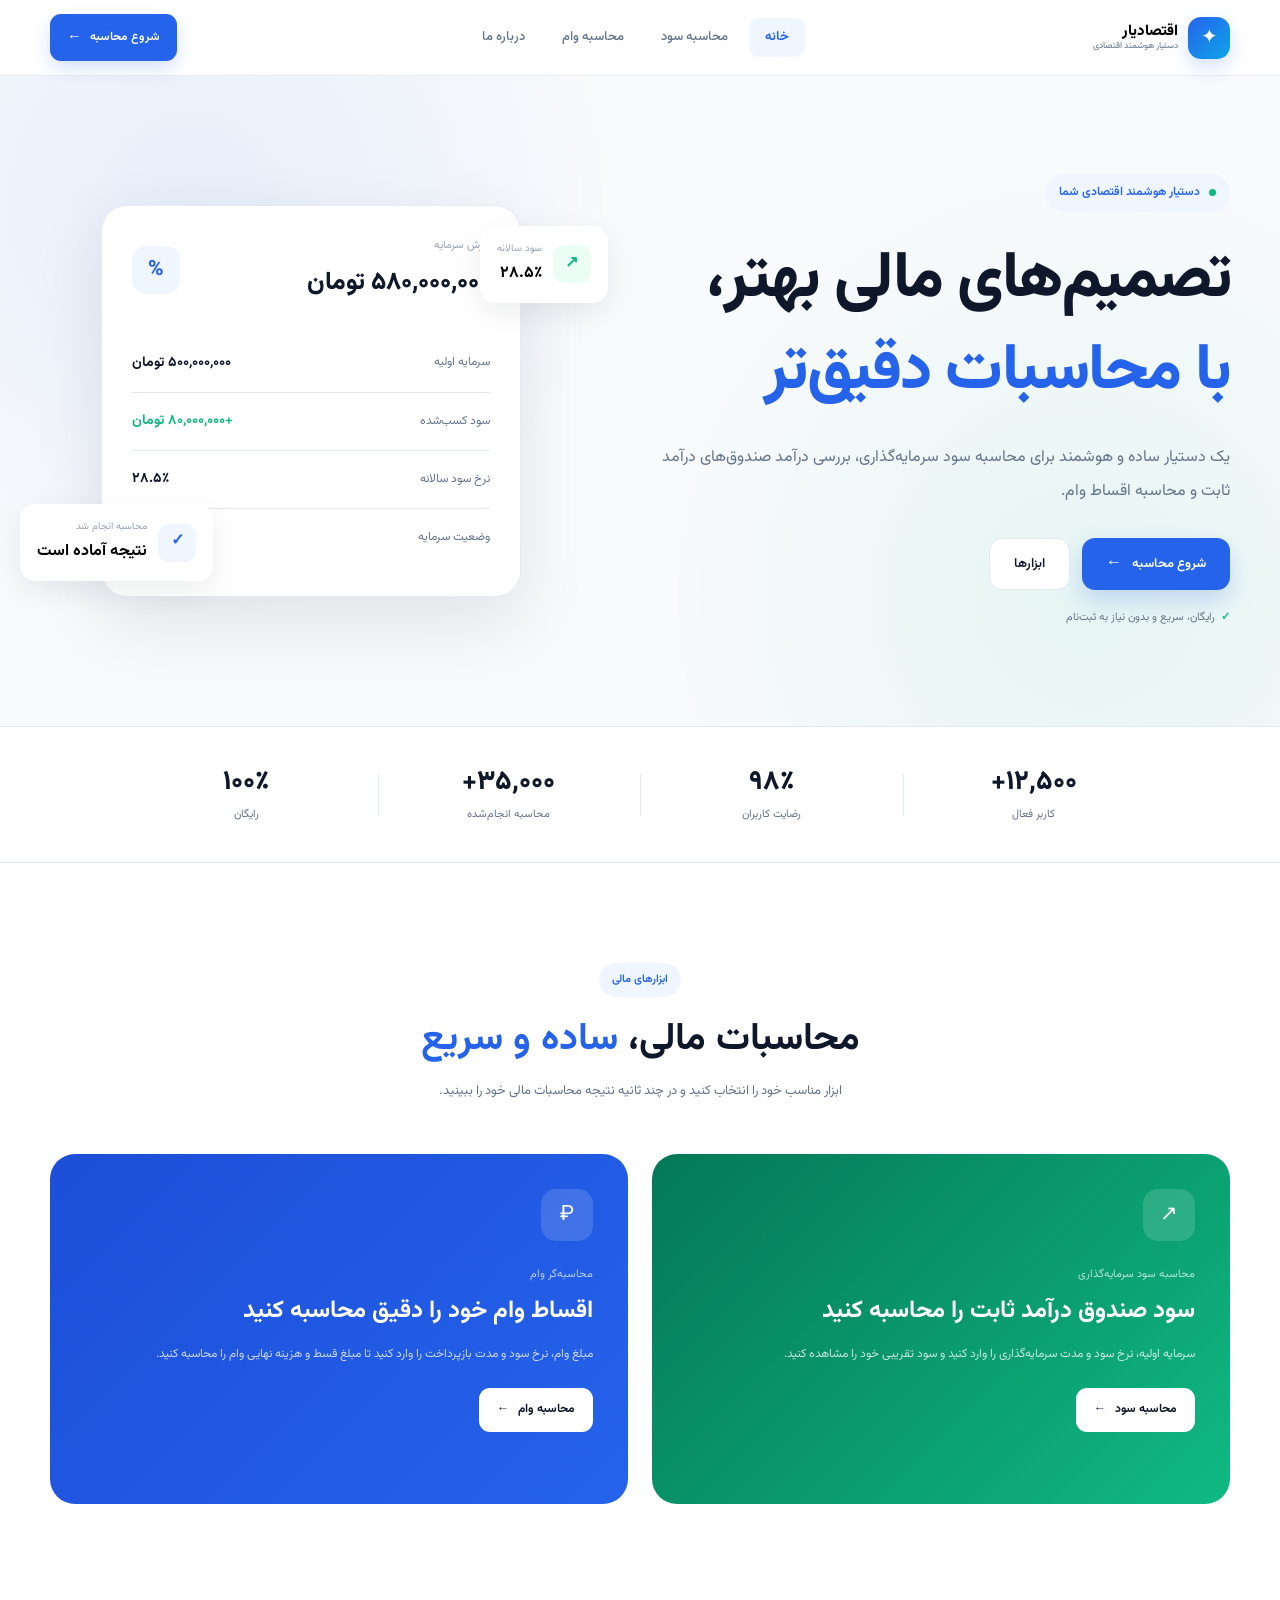
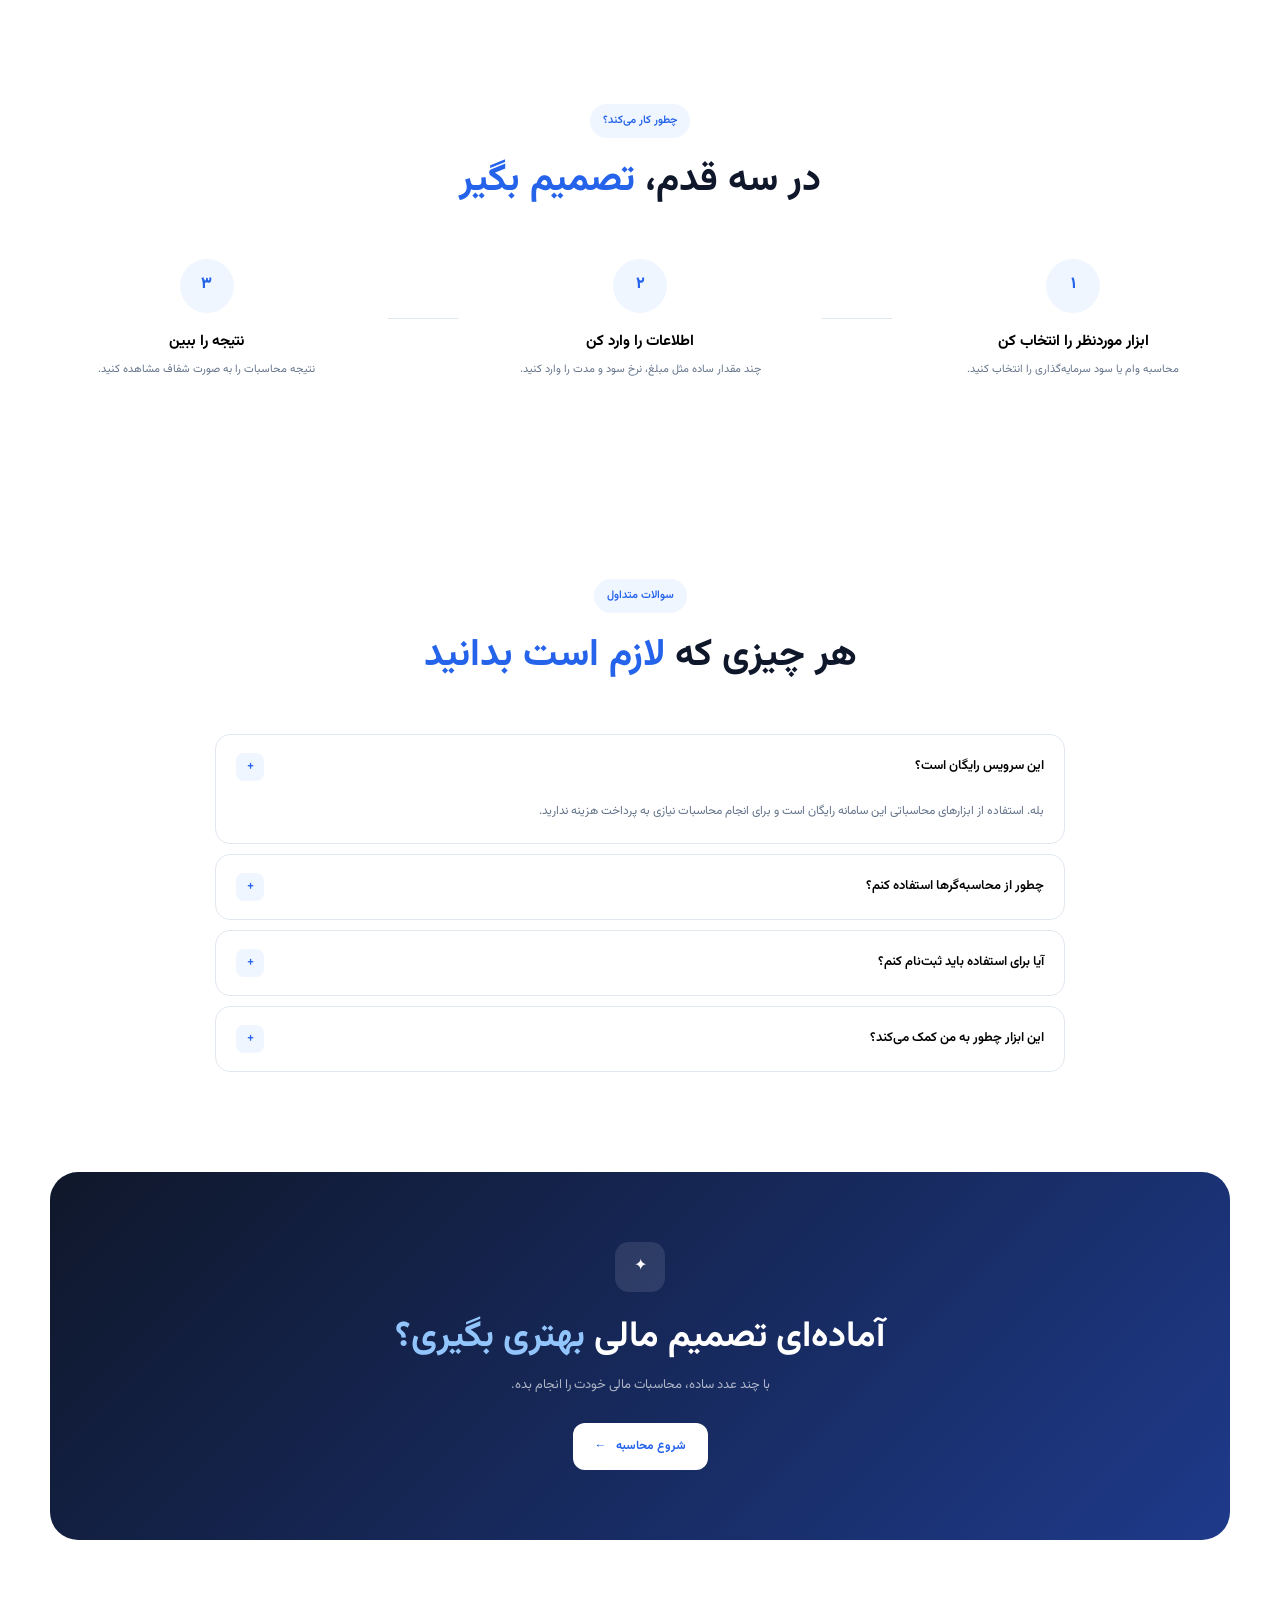
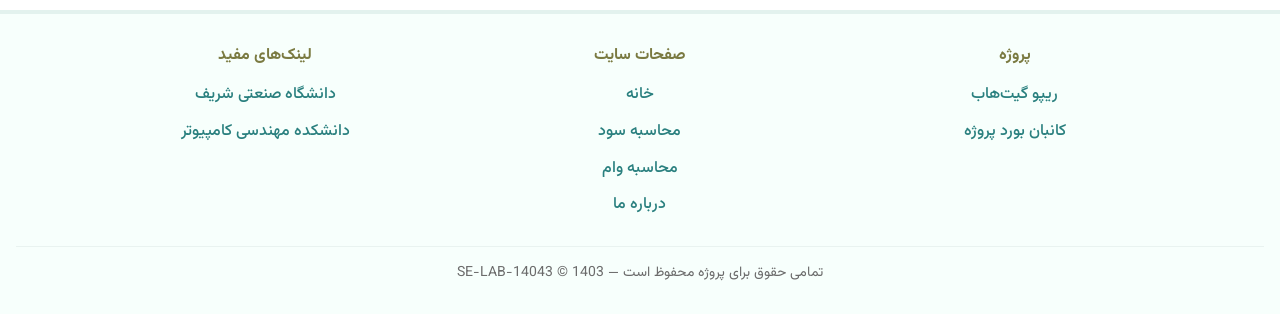
<file: src/index.html>
<!DOCTYPE html>

<html
        lang="fa"
        dir="rtl"
>

<head>

    <meta charset="UTF-8">

    <meta
            name="viewport"
            content="width=device-width, initial-scale=1.0"
    >

    <title>
        اقتصادیار | دستیار هوشمند اقتصادی
    </title>


    <!-- Font -->

    <link
            rel="preconnect"
            href="https://fonts.googleapis.com"
    >

    <link
            rel="preconnect"
            href="https://fonts.gstatic.com"
            crossorigin
    >

    <link
            href="https://fonts.googleapis.com/css2?family=Vazirmatn:wght@300;400;500;600;700;800&display=swap"
            rel="stylesheet"
    >


    <!-- Global Styles -->

    <link
            rel="stylesheet"
            href="styles/variables.css"
    >

    <link
            rel="stylesheet"
            href="styles/global.css"
    >

    <link
            rel="stylesheet"
            href="styles/responsive.css"
    >

        <link rel="stylesheet" href="styles/footer.css">


    <!-- Navbar -->

    <link
            rel="stylesheet"
            href="components/navbar/navbar.css"
    >


    <!-- Home -->

    <link
            rel="stylesheet"
            href="css/home.css"
    >

</head>


<body data-page="home">


<!-- =====================
     NAVBAR
====================== -->

<div id="navbar-container"></div>


<!-- =====================
     PAGE
====================== -->

<main class="page-content">


    <!-- HERO -->

    <section class="hero">

        <div class="hero-container">

            <div class="hero-content">

                <div class="hero-badge">

                    <span class="badge-dot"></span>

                    دستیار هوشمند اقتصادی شما

                </div>


                <h1>

                    تصمیم‌های مالی بهتر،

                    <span>
                            با محاسبات دقیق‌تر
                        </span>

                </h1>


                <p class="hero-description">

                    یک دستیار ساده و هوشمند برای
                    محاسبه سود سرمایه‌گذاری،
                    بررسی درآمد صندوق‌های درآمد ثابت
                    و محاسبه اقساط وام.

                </p>


                <div class="hero-actions">

                    <a
                            href="pages/profit.html"
                            class="primary-button"
                    >
                        شروع محاسبه

                        <span>
                                ←
                            </span>

                    </a>


                    <a
                            href="#calculators"
                            class="secondary-button"
                    >
                        ابزارها
                    </a>

                </div>


                <div class="hero-note">

                        <span>
                            ✓
                        </span>

                    رایگان، سریع و بدون نیاز به ثبت‌نام

                </div>

            </div>


            <!-- Dashboard -->

            <div class="hero-visual">

                <div class="floating-finance-card floating-top">

                    <div class="floating-icon green">
                        ↗
                    </div>

                    <div>
            <span>
                سود سالانه
            </span>

                        <strong>
                            ۲۸.۵٪
                        </strong>
                    </div>

                </div>


                <div class="finance-card">

                    <div class="finance-card-header">

                        <div class="finance-title">

                <span>
                    ارزش سرمایه
                </span>

                            <strong>
                                ۵۸۰,۰۰۰,۰۰۰ تومان
                            </strong>

                        </div>

                        <div class="finance-icon">
                            %
                        </div>

                    </div>


                    <div class="finance-row">

            <span class="finance-row-label">
                سرمایه اولیه
            </span>

                        <span class="finance-row-value">
                ۵۰۰,۰۰۰,۰۰۰ تومان
            </span>

                    </div>


                    <div class="finance-row">

            <span class="finance-row-label">
                سود کسب‌شده
            </span>

                        <span class="finance-row-value green">
                +۸۰,۰۰۰,۰۰۰ تومان
            </span>

                    </div>


                    <div class="finance-row">

            <span class="finance-row-label">
                نرخ سود سالانه
            </span>

                        <span class="finance-row-value">
                ۲۸.۵٪
            </span>

                    </div>


                    <div class="finance-row">

            <span class="finance-row-label">
                وضعیت سرمایه
            </span>

                        <span class="finance-row-value green">
                در حال رشد
            </span>

                    </div>

                </div>


                <div class="floating-finance-card floating-bottom">

                    <div class="floating-icon blue">
                        ✓
                    </div>

                    <div>
            <span>
                محاسبه انجام شد
            </span>

                        <strong>
                            نتیجه آماده است
                        </strong>
                    </div>

                </div>

            </div>
        </div>

    </section>


    <!-- STATISTICS -->

    <section class="statistics">

        <div class="stats-container">

            <div class="stat-item">

                <strong>
                    ۱۲,۵۰۰+
                </strong>

                <span>
                        کاربر فعال
                    </span>

            </div>


            <div class="stat-item">

                <strong>
                    ۹۸٪
                </strong>

                <span>
                        رضایت کاربران
                    </span>

            </div>


            <div class="stat-item">

                <strong>
                    ۳۵,۰۰۰+
                </strong>

                <span>
                        محاسبه انجام‌شده
                    </span>

            </div>


            <div class="stat-item">

                <strong>
                    ۱۰۰٪
                </strong>

                <span>
                        رایگان
                    </span>

            </div>

        </div>

    </section>


    <!-- CALCULATORS -->

    <section
            id="calculators"
            class="calculators"
    >

        <div class="section-heading">

            <div class="section-badge">
                ابزارهای مالی
            </div>

            <h2>

                محاسبات مالی،

                <span>
                        ساده و سریع
                    </span>

            </h2>

            <p>

                ابزار مناسب خود را انتخاب کنید
                و در چند ثانیه نتیجه محاسبات
                مالی خود را ببینید.

            </p>

        </div>


        <div class="calculator-grid">


            <!-- PROFIT -->

            <article class="calculator-card investment-card">

                <div class="card-icon">
                    ↗
                </div>

                <div class="card-content">

                    <div class="card-label">
                        محاسبه سود سرمایه‌گذاری
                    </div>

                    <h3>

                        سود صندوق درآمد ثابت
                        را محاسبه کنید

                    </h3>

                    <p>

                        سرمایه اولیه، نرخ سود و مدت
                        سرمایه‌گذاری را وارد کنید و
                        سود تقریبی خود را مشاهده کنید.

                    </p>


                    <a
                            href="pages/profit.html"
                            class="card-button"
                    >

                        محاسبه سود

                        <span>
                                ←
                            </span>

                    </a>

                </div>

            </article>


            <!-- LOAN -->

            <article class="calculator-card loan-card">

                <div class="card-icon">
                    ₽
                </div>

                <div class="card-content">

                    <div class="card-label">
                        محاسبه‌گر وام
                    </div>

                    <h3>

                        اقساط وام خود را
                        دقیق محاسبه کنید

                    </h3>

                    <p>

                        مبلغ وام، نرخ سود و مدت
                        بازپرداخت را وارد کنید تا
                        مبلغ قسط و هزینه نهایی وام
                        را محاسبه کنید.

                    </p>


                    <a
                            href="pages/loan.html"
                            class="card-button"
                    >

                        محاسبه وام

                        <span>
                                ←
                            </span>

                    </a>

                </div>

            </article>

        </div>

    </section>


    <!-- HOW IT WORKS -->

    <section class="how-it-works">

        <div class="section-heading">

            <div class="section-badge">
                چطور کار می‌کند؟
            </div>

            <h2>

                در سه قدم،

                <span>
                        تصمیم بگیر
                    </span>

            </h2>

        </div>


        <div class="steps">

            <div class="step">

                <div class="step-number">
                    ۱
                </div>

                <h3>
                    ابزار موردنظر را انتخاب کن
                </h3>

                <p>
                    محاسبه وام یا سود سرمایه‌گذاری
                    را انتخاب کنید.
                </p>

            </div>


            <div class="step-line"></div>


            <div class="step">

                <div class="step-number">
                    ۲
                </div>

                <h3>
                    اطلاعات را وارد کن
                </h3>

                <p>
                    چند مقدار ساده مثل مبلغ،
                    نرخ سود و مدت را وارد کنید.
                </p>

            </div>


            <div class="step-line"></div>


            <div class="step">

                <div class="step-number">
                    ۳
                </div>

                <h3>
                    نتیجه را ببین
                </h3>

                <p>
                    نتیجه محاسبات را به صورت
                    شفاف مشاهده کنید.
                </p>

            </div>

        </div>

    </section>


    <!-- FAQ -->

    <section
            id="faq"
            class="faq"
    >

        <div class="section-heading">

            <div class="section-badge">
                سوالات متداول
            </div>

            <h2>

                هر چیزی که

                <span>
                        لازم است بدانید
                    </span>

            </h2>

        </div>


        <div class="faq-container">


            <details
                    class="faq-item"
                    open
            >

                <summary>

                    این سرویس رایگان است؟

                    <span>
                            +
                        </span>

                </summary>

                <p>

                    بله. استفاده از ابزارهای
                    محاسباتی این سامانه رایگان
                    است و برای انجام محاسبات
                    نیازی به پرداخت هزینه ندارید.

                </p>

            </details>


            <details class="faq-item">

                <summary>

                    چطور از محاسبه‌گرها استفاده کنم؟

                    <span>
                            +
                        </span>

                </summary>

                <p>

                    ابزار موردنظر خود را انتخاب کنید،
                    اطلاعات موردنیاز را وارد کنید و
                    نتیجه محاسبه را مشاهده کنید.

                </p>

            </details>


            <details class="faq-item">

                <summary>

                    آیا برای استفاده باید ثبت‌نام کنم؟

                    <span>
                            +
                        </span>

                </summary>

                <p>

                    خیر. برای انجام محاسبات نیازی
                    به ایجاد حساب کاربری ندارید.

                </p>

            </details>


            <details class="faq-item">

                <summary>

                    این ابزار چطور به من کمک می‌کند؟

                    <span>
                            +
                        </span>

                </summary>

                <p>

                    با تبدیل محاسبات پیچیده مالی
                    به چند ورودی ساده، می‌توانید
                    قبل از تصمیم‌گیری تصویر واضح‌تری
                    از هزینه و بازده احتمالی داشته باشید.

                </p>

            </details>

        </div>

    </section>


    <!-- CTA -->

    <section class="final-cta">

        <div class="cta-content">

            <div class="cta-icon">
                ✦
            </div>

            <h2>

                آماده‌ای تصمیم مالی

                <span>
                        بهتری بگیری؟
                    </span>

            </h2>

            <p>

                با چند عدد ساده، محاسبات مالی
                خودت را انجام بده.

            </p>


            <a
                    href="#calculators"
                    class="cta-button"
            >

                شروع محاسبه

                <span>
                        ←
                    </span>

            </a>

        </div>

    </section>

</main>


<!-- Footer -->
<footer class="site-footer">
    <div class="footer-container">
        <div class="col project-links">
            <h4>پروژه</h4>
            <ul>
                <li><a href="https://github.com/SE-LAB-14043/AZ1-repo" target="_blank">ریپو گیت‌هاب</a></li>
                <li><a href="https://github.com/orgs/SE-LAB-14043/projects/1" target="_blank">کانبان بورد پروژه</a></li>
            </ul>
        </div>

        <div class="col site-links">
            <h4>صفحات سایت</h4>
            <ul>
                <li><a href="index.html">خانه</a></li>
                <li><a href="pages/profit.html">محاسبه سود</a></li>
                <li><a href="pages/loan.html">محاسبه وام</a></li>
                <li><a href="pages/about.html">درباره ما</a></li>
            </ul>
        </div>

        <div class="col univ-links">
            <h4>لینک‌های مفید</h4>
            <ul>
                <li><a href="https://sharif.edu" target="_blank">دانشگاه صنعتی شریف</a></li>
                <li><a href="https://cee.sharif.edu" target="_blank">دانشکده مهندسی کامپیوتر</a></li>
            </ul>
        </div>
    </div>

    <div class="bottom">تمامی حقوق برای پروژه محفوظ است — SE-LAB-14043 © 1403</div>
</footer>


<!-- Navbar JS -->

<script
        src="components/navbar/navbar.js"
></script>

</body>

</html>
</file>
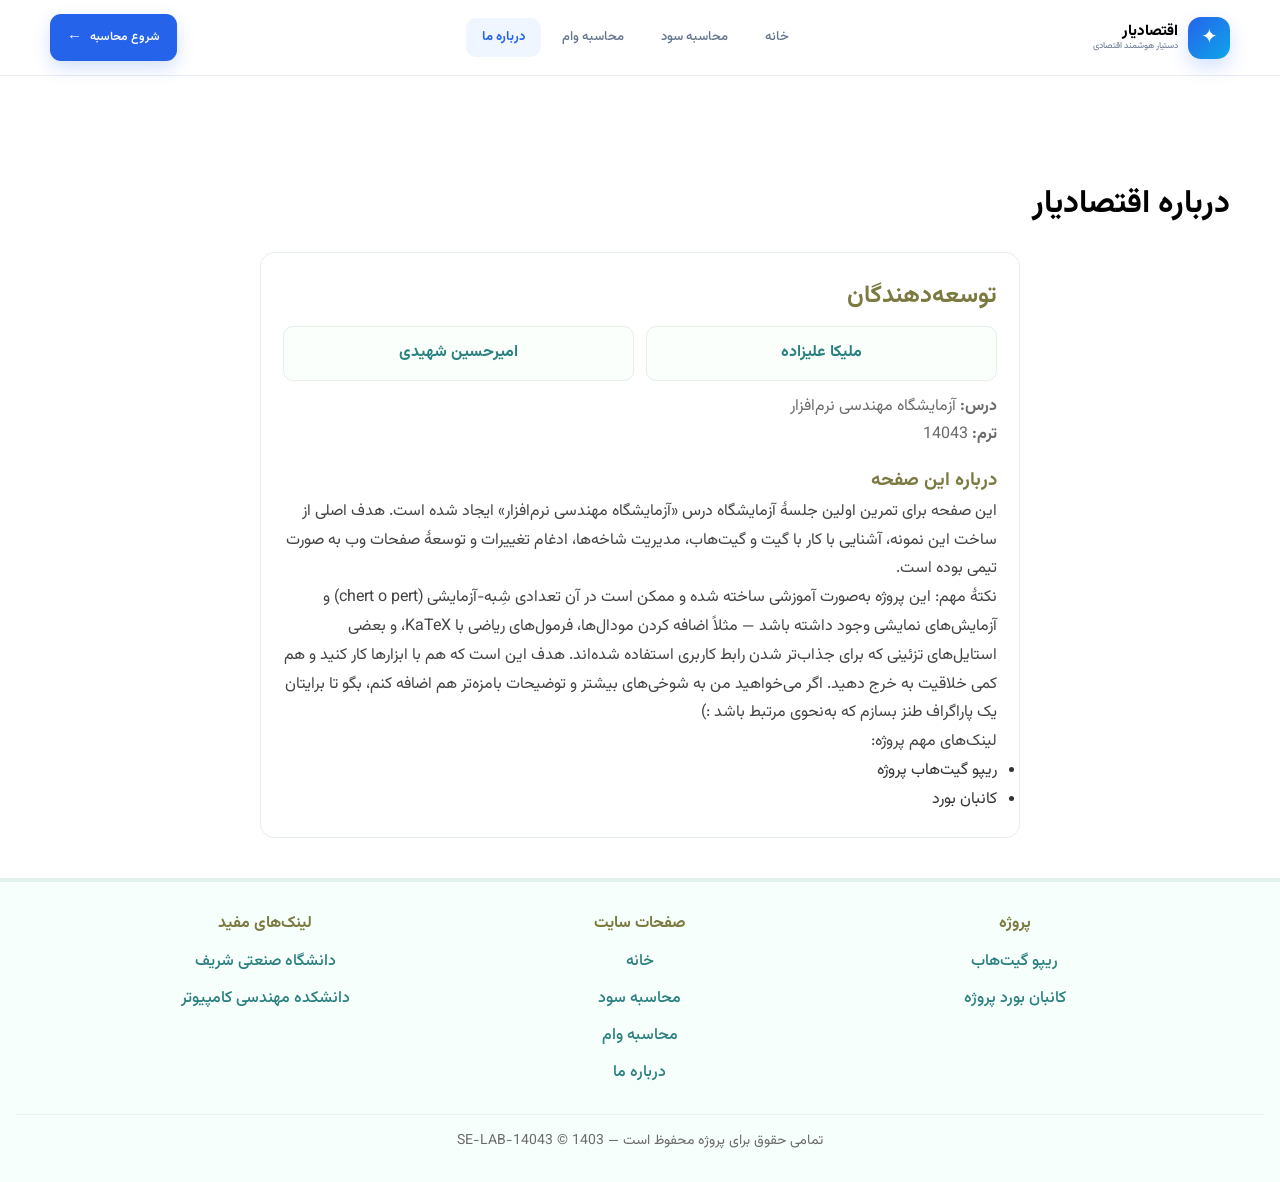
<file: src/pages/about.html>
<!DOCTYPE html>

<html lang="fa" dir="rtl">

<head>

    <meta charset="UTF-8">

    <meta
        name="viewport"
        content="width=device-width, initial-scale=1.0"
    >

    <title>
        درباره ما | اقتصادیار
    </title>


    <link
        rel="preconnect"
        href="https://fonts.googleapis.com"
    >

    <link
        rel="preconnect"
        href="https://fonts.gstatic.com"
        crossorigin
    >

    <link
        href="https://fonts.googleapis.com/css2?family=Vazirmatn:wght@300;400;500;600;700;800&display=swap"
        rel="stylesheet"
    >


    <link
        rel="stylesheet"
        href="../styles/variables.css"
    >

    <link
        rel="stylesheet"
        href="../styles/global.css"
    >

    <link
        rel="stylesheet"
        href="../styles/responsive.css"
    >

    <link
        rel="stylesheet"
        href="../components/navbar/navbar.css"
    >
    <link rel="stylesheet" href="../styles/about.css">
    <link rel="stylesheet" href="../styles/footer.css">

</head>


<body data-page="about">

    <div id="navbar-container"></div>


    <main class="page-content">

        <div
            class="container"
            style="padding-top: 100px;"
        >

            <h1>
                درباره اقتصادیار
            </h1>

            <section class="about-card">
                <h2>توسعه‌دهندگان</h2>
                <div class="dev-box">
                    <div class="dev-item">
                        <strong>ملیکا علیزاده</strong>
                    </div>
                    <div class="dev-item">
                        <strong>امیرحسین شهیدی</strong>
                    </div>
                </div>

                <div class="meta">
                    <div><strong>درس:</strong> آزمایشگاه مهندسی نرم‌افزار</div>
                    <div><strong>ترم:</strong> 14043</div>
                </div>

                <h3>درباره این صفحه</h3>
                <p>
                    این صفحه برای تمرین اولین جلسهٔ آزمایشگاه درس «آزمایشگاه مهندسی نرم‌افزار» ایجاد شده است. هدف اصلی از ساخت این نمونه، آشنایی با کار با گیت و گیت‌هاب، مدیریت شاخه‌ها، ادغام تغییرات و توسعهٔ صفحات وب به صورت تیمی بوده است.
                </p>

                <p>
                    نکتهٔ مهم: این پروژه به‌صورت آموزشی ساخته شده و ممکن است در آن تعدادی شِبه-آزمایشی (chert o pert) و آزمایش‌های نمایشی وجود داشته باشد — مثلاً اضافه کردن مودال‌ها، فرمول‌های ریاضی با KaTeX، و بعضی استایل‌های تزئینی که برای جذاب‌تر شدن رابط کاربری استفاده شده‌اند. هدف این است که هم با ابزارها کار کنید و هم کمی خلاقیت به خرج دهید. اگر می‌خواهید من به شوخی‌های بیشتر و توضیحات بامزه‌تر هم اضافه کنم، بگو تا برایتان یک پاراگراف طنز بسازم که به‌نحوی مرتبط باشد :) 
                </p>

                <p>
                    لینک‌های مهم پروژه:
                    <ul>
                        <li><a href="https://github.com/SE-LAB-14043/AZ1-repo" target="_blank">ریپو گیت‌هاب پروژه</a></li>
                        <li><a href="https://github.com/orgs/SE-LAB-14043/projects/1" target="_blank">کانبان بورد</a></li>
                    </ul>
                </p>
            </section>

        </div>

    </main>


    <script
        src="../components/navbar/navbar.js"
    ></script>

<!-- Footer -->
<footer class="site-footer">
    <div class="footer-container">
        <div class="col project-links">
            <h4>پروژه</h4>
            <ul>
                <li><a href="https://github.com/SE-LAB-14043/AZ1-repo" target="_blank">ریپو گیت‌هاب</a></li>
                <li><a href="https://github.com/orgs/SE-LAB-14043/projects/1" target="_blank">کانبان بورد پروژه</a></li>
            </ul>
        </div>

        <div class="col site-links">
            <h4>صفحات سایت</h4>
            <ul>
                <li><a href="../index.html">خانه</a></li>
                <li><a href="profit.html">محاسبه سود</a></li>
                <li><a href="loan.html">محاسبه وام</a></li>
                <li><a href="about.html">درباره ما</a></li>
            </ul>
        </div>

        <div class="col univ-links">
            <h4>لینک‌های مفید</h4>
            <ul>
                <li><a href="https://sharif.edu" target="_blank">دانشگاه صنعتی شریف</a></li>
                <li><a href="https://cee.sharif.edu" target="_blank">دانشکده مهندسی کامپیوتر</a></li>
            </ul>
        </div>
    </div>

    <div class="bottom">تمامی حقوق برای پروژه محفوظ است — SE-LAB-14043 © 1403</div>
</footer>

</body>

</html>
</file>
<file: src/styles/variables.css>
:root {
    --primary: #2563eb;
    --primary-dark: #1d4ed8;
    --primary-light: #eff6ff;

    --secondary: #10b981;
    --secondary-light: #ecfdf5;

    --background: #f8fafc;
    --surface: #ffffff;

    --text: #0f172a;
    --text-secondary: #64748b;
    --text-muted: #94a3b8;

    --border: #e2e8f0;

    --radius-sm: 10px;
    --radius-md: 14px;
    --radius-lg: 20px;
    --radius-xl: 28px;

    --shadow-sm: 0 2px 8px rgba(15, 23, 42, 0.05);
    --shadow-md: 0 10px 30px rgba(15, 23, 42, 0.08);
    --shadow-lg: 0 20px 50px rgba(15, 23, 42, 0.10);

    --container-width: 1180px;
    --page-padding: 24px;

    --navbar-height: 76px;

    --transition-fast: 0.2s ease;
    --transition-normal: 0.3s ease;
}
</file>
<file: src/styles/global.css>
* {
    margin: 0;
    padding: 0;
    box-sizing: border-box;
}

html {
    scroll-behavior: smooth;
}

body {
    font-family: "Vazirmatn", sans-serif;

    background: var(--color-background);
    color: var(--color-text);

    line-height: 1.8;

    min-height: 100vh;
}

a {
    color: inherit;
    text-decoration: none;
}

button {
    font-family: inherit;
}

img {
    max-width: 100%;
    display: block;
}

.container {
    width: min(
        var(--container-width),
        calc(100% - 2 * var(--page-padding))
    );

    margin: 0 auto;
}

/*
 * Because the navbar is fixed,
 * page content needs top spacing.
 */

.page-content {
    padding-top: var(--navbar-height);
}
</file>
<file: src/styles/responsive.css>
@media (max-width: 900px) {

    :root {
        --navbar-height: 70px;
    }

}


@media (max-width: 650px) {

    :root {
        --page-padding: 14px;
    }

}
</file>
<file: src/styles/footer.css>
/* Footer styles */
footer.site-footer{background:#f7fffc;border-top:4px solid #e3f2ee;padding:28px 16px;margin-top:40px}
.site-footer .footer-container{max-width:1100px;margin:0 auto;display:flex;gap:24px;align-items:flex-start;justify-content:space-between}
.site-footer .col{flex:1;text-align:center}
.site-footer h4{color:#7a7a41;margin-bottom:10px}
.site-footer ul{list-style:none;padding:0;margin:0}
.site-footer li{margin:8px 0}
.site-footer a{color:#2a807f;text-decoration:none;font-weight:500}
.site-footer a:hover{text-decoration:underline}
.site-footer .bottom{border-top:1px solid #e9f3f0;margin-top:18px;padding-top:14px;text-align:center;color:#6b6b6b;font-size:14px}

@media (max-width:800px){
  .site-footer .footer-container{flex-direction:column;align-items:stretch}
  .site-footer .project-links{text-align:right}
}
</file>
<file: src/components/navbar/navbar.css>
/* =========================
   NAVBAR
========================= */

.navbar {
    position: fixed;

    top: 0;
    right: 0;
    left: 0;

    height: var(--navbar-height);

    z-index: 1000;

    background:
        rgba(255, 255, 255, 0.88);

    backdrop-filter: blur(18px);

    -webkit-backdrop-filter: blur(18px);

    border-bottom:
        1px solid rgba(226, 232, 240, 0.8);
}


.navbar-container {
    width: min(
        var(--container-width),
        calc(100% - 2 * var(--page-padding))
    );

    height: 100%;

    margin: 0 auto;

    display: flex;

    align-items: center;

    gap: 30px;
}


/* =========================
   BRAND
========================= */

.navbar-brand {
    display: flex;

    align-items: center;

    gap: 10px;

    flex-shrink: 0;
}


.brand-icon {
    width: 42px;
    height: 42px;

    display: flex;

    align-items: center;
    justify-content: center;

    border-radius: 13px;

    color: white;

    background:
        linear-gradient(
            135deg,
            var(--primary),
            #0ea5e9
        );

    font-size: 20px;

    box-shadow:
        0 8px 20px rgba(37, 99, 235, 0.2);
}


.brand-text strong {
    display: block;

    font-size: 15px;

    line-height: 1.3;

    font-weight: 800;
}


.brand-text span {
    display: block;

    color: var(--text-secondary);

    font-size: 9px;

    line-height: 1.3;
}


/* =========================
   NAVIGATION LINKS
========================= */

.navbar-links {
    display: flex;

    align-items: center;

    gap: 5px;

    margin-right: auto;
    margin-left: auto;
}


.navbar-link {
    position: relative;

    padding: 8px 16px;

    border-radius: 10px;

    color: var(--text-secondary);

    font-size: 13px;

    font-weight: 500;

    transition:
        color var(--transition-fast),
        background var(--transition-fast);
}


.navbar-link:hover {
    color: var(--primary);

    background: var(--primary-light);
}


.navbar-link.active {
    color: var(--primary);

    background: var(--primary-light);

    font-weight: 700;
}


/* =========================
   CTA
========================= */

.navbar-cta {
    display: flex;

    align-items: center;

    gap: 8px;

    padding: 10px 17px;

    border-radius: 11px;

    color: white;

    background: var(--primary);

    font-size: 12px;

    font-weight: 600;

    box-shadow:
        0 7px 18px rgba(37, 99, 235, 0.2);

    transition:
        transform var(--transition-fast),
        background var(--transition-fast);
}


.navbar-cta:hover {
    background: var(--primary-dark);

    transform: translateY(-2px);
}


.navbar-cta span {
    font-size: 15px;
}


/* =========================
   MOBILE BUTTON
========================= */

.navbar-menu-button {
    display: none;

    width: 42px;
    height: 42px;

    border: 0;

    border-radius: 11px;

    background: var(--primary-light);

    cursor: pointer;

    flex-direction: column;

    align-items: center;

    justify-content: center;

    gap: 5px;
}


.navbar-menu-button span {
    width: 19px;
    height: 2px;

    border-radius: 5px;

    background: var(--primary);
}


/* =========================
   MOBILE MENU
========================= */

.mobile-menu {
    display: none;

    position: absolute;

    top: calc(100% + 8px);

    right: 14px;
    left: 14px;

    padding: 10px;

    border-radius: 16px;

    background: white;

    border:
        1px solid var(--border);

    box-shadow: var(--shadow-lg);
}


.mobile-menu.open {
    display: flex;

    flex-direction: column;

    gap: 4px;
}


.mobile-menu-link {
    padding: 13px 15px;

    border-radius: 10px;

    color: var(--text-secondary);

    font-size: 13px;

    font-weight: 500;
}


.mobile-menu-link:hover,
.mobile-menu-link.active {
    color: var(--primary);

    background: var(--primary-light);

    font-weight: 700;
}


/* =========================
   RESPONSIVE
========================= */

@media (max-width: 800px) {

    .navbar-links,
    .navbar-cta {
        display: none;
    }

    .navbar-menu-button {
        display: flex;
    }

}
</file>
<file: src/css/home.css>
/* =========================================
   HERO
========================================= */

.hero {
    position: relative;
    overflow: hidden;

    background:
        radial-gradient(
            circle at 15% 20%,
            rgba(37, 99, 235, 0.08),
            transparent 35%
        ),
        radial-gradient(
            circle at 85% 80%,
            rgba(16, 185, 129, 0.08),
            transparent 35%
        ),
        #f8fafc;
}


.hero-container {
    width: min(
        var(--container-width),
        calc(100% - 48px)
    );

    min-height: 650px;

    margin: 0 auto;

    display: grid;

    grid-template-columns:
        1.05fr
        0.95fr;

    align-items: center;

    gap: 80px;

    direction: rtl;
}


/* =========================================
   HERO CONTENT
========================================= */

.hero-content {
    padding: 70px 0;
}


.hero-badge {
    display: inline-flex;

    align-items: center;

    gap: 9px;

    padding: 8px 14px;

    border-radius: 999px;

    background: var(--primary-light);

    color: var(--primary);

    font-size: 12px;

    font-weight: 600;

    margin-bottom: 22px;
}


.badge-dot {
    width: 7px;
    height: 7px;

    border-radius: 50%;

    background: var(--secondary);
}


.hero h1 {
    margin: 0 0 22px;

    color: var(--text);

    font-size: clamp(
        42px,
        5vw,
        64px
    );

    font-weight: 800;

    line-height: 1.45;

    letter-spacing: -1.5px;
}


.hero h1 span {
    display: block;

    color: var(--primary);
}


.hero-description {
    max-width: 610px;

    margin-bottom: 30px;

    color: var(--text-secondary);

    font-size: 16px;

    line-height: 2.1;
}


/* =========================================
   BUTTONS
========================================= */

.hero-actions {
    display: flex;

    align-items: center;

    gap: 12px;

    margin-bottom: 18px;
}


.primary-button,
.secondary-button {
    height: 52px;

    display: inline-flex;

    align-items: center;

    justify-content: center;

    gap: 10px;

    padding: 0 24px;

    border-radius: 13px;

    font-size: 13px;

    font-weight: 600;

    transition:
        transform var(--transition-fast),
        box-shadow var(--transition-fast),
        background var(--transition-fast);
}


.primary-button {
    color: #ffffff;

    background: var(--primary);

    box-shadow:
        0 10px 25px
        rgba(37, 99, 235, 0.22);
}


.primary-button:hover {
    background: var(--primary-dark);

    transform: translateY(-2px);

    box-shadow:
        0 14px 30px
        rgba(37, 99, 235, 0.28);
}


.secondary-button {
    color: var(--text);

    background: #ffffff;

    border:
        1px solid var(--border);
}


.secondary-button:hover {
    color: var(--primary);

    border-color: #bfdbfe;

    background: var(--primary-light);
}


.primary-button span {
    font-size: 16px;
}


.hero-note {
    display: flex;

    align-items: center;

    gap: 6px;

    color: var(--text-secondary);

    font-size: 11px;
}


.hero-note span {
    color: var(--secondary);

    font-weight: 800;
}


/* =========================================
   FINANCIAL CARD
========================================= */

.hero-visual {
    position: relative;

    min-height: 440px;

    display: flex;

    align-items: center;

    justify-content: center;
}


.finance-card {
    position: relative;

    width: 420px;

    padding: 30px;

    border-radius: 26px;

    background: #ffffff;

    border:
        1px solid rgba(226, 232, 240, 0.8);

    box-shadow:
        0 25px 70px
        rgba(15, 23, 42, 0.10);

    z-index: 2;
}


.finance-card-header {
    display: flex;

    align-items: center;

    justify-content: space-between;

    margin-bottom: 30px;
}


.finance-title span {
    display: block;

    margin-bottom: 4px;

    color: var(--text-muted);

    font-size: 11px;
}


.finance-title strong {
    display: block;

    color: var(--text);

    font-size: 25px;

    font-weight: 800;
}


.finance-icon {
    width: 48px;
    height: 48px;

    display: flex;

    align-items: center;

    justify-content: center;

    border-radius: 14px;

    background: var(--primary-light);

    color: var(--primary);

    font-size: 21px;

    font-weight: 800;
}


/* =========================================
   FINANCIAL ROWS
========================================= */

.finance-row {
    display: flex;

    align-items: center;

    justify-content: space-between;

    padding: 16px 0;

    border-bottom:
        1px solid var(--border);
}


.finance-row:last-child {
    border-bottom: 0;
}


.finance-row-label {
    color: var(--text-secondary);

    font-size: 12px;
}


.finance-row-value {
    color: var(--text);

    font-size: 14px;

    font-weight: 700;
}


.finance-row-value.green {
    color: var(--secondary);
}


/* =========================================
   FLOATING CARDS
========================================= */

.floating-finance-card {
    position: absolute;

    display: flex;

    align-items: center;

    gap: 11px;

    padding: 14px 17px;

    border-radius: 15px;

    background: #ffffff;

    box-shadow: var(--shadow-md);

    z-index: 3;
}


.floating-finance-card span {
    display: block;

    color: var(--text-muted);

    font-size: 10px;
}


.floating-finance-card strong {
    display: block;

    margin-top: 2px;

    font-size: 16px;
}


.floating-icon {
    width: 38px;
    height: 38px;

    display: flex;

    align-items: center;

    justify-content: center;

    border-radius: 11px;

    font-size: 16px;

    font-weight: 700;
}


.floating-icon.green {
    background: var(--secondary-light);

    color: var(--secondary);
}


.floating-icon.blue {
    background: var(--primary-light);

    color: var(--primary);
}


.floating-top {
    top: 45px;

    right: -35px;
}


.floating-bottom {
    bottom: 40px;

    left: -30px;
}


/* =========================================
   STATISTICS
========================================= */

.statistics {
    background: #ffffff;

    border-top:
        1px solid var(--border);

    border-bottom:
        1px solid var(--border);
}


.stats-container {
    width: min(
        1050px,
        calc(100% - 48px)
    );

    min-height: 135px;

    margin: 0 auto;

    display: grid;

    grid-template-columns:
        repeat(4, 1fr);

    align-items: center;
}


.stat-item {
    position: relative;

    text-align: center;
}


.stat-item:not(:last-child)::after {
    content: "";

    position: absolute;

    left: 0;

    top: 50%;

    width: 1px;

    height: 42px;

    transform: translateY(-50%);

    background: var(--border);
}


.stat-item strong {
    display: block;

    color: var(--text);

    font-size: 27px;

    font-weight: 800;

    line-height: 1.4;
}


.stat-item span {
    display: block;

    margin-top: 3px;

    color: var(--text-secondary);

    font-size: 11px;
}


/* =========================================
   GENERAL SECTIONS
========================================= */

.calculators,
.how-it-works,
.faq {
    width: min(
        var(--container-width),
        calc(100% - 48px)
    );

    margin: 0 auto;

    padding: 100px 0;
}


.section-heading {
    max-width: 650px;

    margin:
        0 auto 50px;

    text-align: center;
}


.section-badge {
    display: inline-flex;

    padding: 7px 13px;

    border-radius: 999px;

    background: var(--primary-light);

    color: var(--primary);

    font-size: 11px;

    font-weight: 600;

    margin-bottom: 14px;
}


.section-heading h2 {
    margin-bottom: 10px;

    color: var(--text);

    font-size: 38px;

    line-height: 1.5;
}


.section-heading h2 span {
    color: var(--primary);
}


.section-heading p {
    color: var(--text-secondary);

    font-size: 13px;

    line-height: 2;
}


/* =========================================
   CALCULATOR CARDS
========================================= */

.calculator-grid {
    display: grid;

    grid-template-columns:
        repeat(2, 1fr);

    gap: 24px;
}


.calculator-card {
    min-height: 350px;

    padding: 35px;

    border-radius: 25px;

    color: #ffffff;

    transition:
        transform var(--transition-normal),
        box-shadow var(--transition-normal);
}


.calculator-card:hover {
    transform: translateY(-6px);

    box-shadow: var(--shadow-lg);
}


.investment-card {
    background:
        linear-gradient(
            135deg,
            #047857,
            #10b981
        );
}


.loan-card {
    background:
        linear-gradient(
            135deg,
            #1d4ed8,
            #2563eb
        );
}


.card-icon {
    width: 52px;
    height: 52px;

    display: flex;

    align-items: center;

    justify-content: center;

    margin-bottom: 24px;

    border-radius: 15px;

    background:
        rgba(255, 255, 255, 0.14);

    font-size: 21px;
}


.card-label {
    margin-bottom: 7px;

    color:
        rgba(255, 255, 255, 0.7);

    font-size: 11px;
}


.calculator-card h3 {
    margin-bottom: 12px;

    font-size: 24px;

    line-height: 1.6;
}


.calculator-card p {
    max-width: 480px;

    color:
        rgba(255, 255, 255, 0.76);

    font-size: 12px;

    line-height: 2;
}


.card-button {
    display: inline-flex;

    align-items: center;

    gap: 9px;

    margin-top: 22px;

    padding: 11px 18px;

    border-radius: 11px;

    background: #ffffff;

    color: var(--text);

    font-size: 12px;

    font-weight: 700;
}


/* =========================================
   HOW IT WORKS
========================================= */

.steps {
    display: flex;

    align-items: center;

    justify-content: center;

    gap: 25px;
}


.step {
    flex: 1;

    text-align: center;
}


.step-number {
    width: 54px;
    height: 54px;

    display: flex;

    align-items: center;

    justify-content: center;

    margin:
        0 auto 15px;

    border-radius: 50%;

    background: var(--primary-light);

    color: var(--primary);

    font-size: 16px;

    font-weight: 800;
}


.step h3 {
    margin-bottom: 5px;

    font-size: 15px;
}


.step p {
    color: var(--text-secondary);

    font-size: 11px;
}


.step-line {
    width: 70px;

    height: 1px;

    background: var(--border);
}


/* =========================================
   FAQ
========================================= */

.faq {
    max-width: 850px;
}


.faq-container {
    display: flex;

    flex-direction: column;

    gap: 10px;
}


.faq-item {
    overflow: hidden;

    border:
        1px solid var(--border);

    border-radius: 15px;

    background: #ffffff;
}


.faq-item summary {
    display: flex;

    align-items: center;

    justify-content: space-between;

    padding: 18px 20px;

    cursor: pointer;

    list-style: none;

    font-size: 13px;

    font-weight: 600;
}


.faq-item summary::-webkit-details-marker {
    display: none;
}


.faq-item summary span {
    width: 28px;
    height: 28px;

    display: flex;

    align-items: center;

    justify-content: center;

    border-radius: 8px;

    background: var(--primary-light);

    color: var(--primary);
}


.faq-item p {
    padding:
        0 20px 20px;

    color: var(--text-secondary);

    font-size: 12px;

    line-height: 2;
}


/* =========================================
   FINAL CTA
========================================= */

.final-cta {
    width: min(
        var(--container-width),
        calc(100% - 48px)
    );

    margin:
        0 auto 70px;

    padding: 70px 25px;

    border-radius: 28px;

    text-align: center;

    color: #ffffff;

    background:
        linear-gradient(
            135deg,
            #0f172a,
            #1e3a8a
        );
}


.cta-content {
    max-width: 600px;

    margin: 0 auto;
}


.cta-icon {
    width: 50px;
    height: 50px;

    display: flex;

    align-items: center;

    justify-content: center;

    margin:
        0 auto 18px;

    border-radius: 14px;

    background:
        rgba(255, 255, 255, 0.1);
}


.final-cta h2 {
    margin-bottom: 10px;

    font-size: 36px;

    line-height: 1.5;
}


.final-cta h2 span {
    color: #93c5fd;
}


.final-cta p {
    margin-bottom: 25px;

    color:
        rgba(255, 255, 255, 0.65);

    font-size: 13px;
}


.cta-button {
    display: inline-flex;

    align-items: center;

    gap: 9px;

    padding: 13px 22px;

    border-radius: 12px;

    background: #ffffff;

    color: var(--primary);

    font-size: 12px;

    font-weight: 700;
}


/* =========================================
   RESPONSIVE
========================================= */

@media (max-width: 900px) {

    .hero-container {
        grid-template-columns: 1fr;

        gap: 20px;

        text-align: center;
    }


    .hero-content {
        padding-bottom: 20px;
    }


    .hero-description {
        margin-left: auto;
        margin-right: auto;
    }


    .hero-actions {
        justify-content: center;
    }


    .hero-note {
        justify-content: center;
    }


    .hero-visual {
        min-height: 400px;
    }


    .stats-container {
        grid-template-columns:
            repeat(2, 1fr);

        padding: 30px 0;

        gap: 25px;
    }


    .stat-item:not(:last-child)::after {
        display: none;
    }


    .calculator-grid {
        grid-template-columns: 1fr;
    }

}


@media (max-width: 600px) {

    .hero-container {
        width:
            calc(100% - 30px);
    }


    .hero h1 {
        font-size: 37px;

        letter-spacing: -1px;
    }


    .hero-description {
        font-size: 13px;
    }


    .hero-actions {
        flex-direction: column;
    }


    .primary-button,
    .secondary-button {
        width: 100%;
    }


    .hero-visual {
        min-height: 350px;
    }


    .finance-card {
        width: 100%;

        max-width: 360px;
    }


    .floating-top {
        right: -5px;

        top: 25px;
    }


    .floating-bottom {
        left: -5px;

        bottom: 25px;
    }


    .stats-container {
        width:
            calc(100% - 30px);
    }


    .stat-item strong {
        font-size: 22px;
    }


    .calculators,
    .how-it-works,
    .faq {
        width:
            calc(100% - 30px);

        padding: 75px 0;
    }


    .section-heading h2 {
        font-size: 30px;
    }


    .steps {
        flex-direction: column;
    }


    .step-line {
        width: 1px;

        height: 30px;
    }


    .final-cta {
        width:
            calc(100% - 30px);
    }


    .final-cta h2 {
        font-size: 29px;
    }

}
</file>
<file: src/styles/about.css>
/* About page styles */
body[data-page="about"] .about-card{
  background:#fff;border-radius:14px;padding:22px;max-width:760px;margin:18px auto;font-family:Vazirmatn, sans-serif;color:#333;border:1px solid #e6efe6;
}
.about-card h2{color:#7a7a41;margin-bottom:8px}
.dev-box{display:flex;gap:12px;margin-bottom:12px}
.dev-item{flex:1;background:#fbfffb;border:1px solid #e6efe6;padding:12px;border-radius:10px;text-align:center;color:#2a807f;font-weight:600}
.meta{margin:10px 0;color:#6b6b6b}
.about-card h3{color:#7a7a41;margin-top:14px}
.about-card p{line-height:1.8;color:#444}

@media (max-width:600px){
  .dev-box{flex-direction:column}
}
</file>
